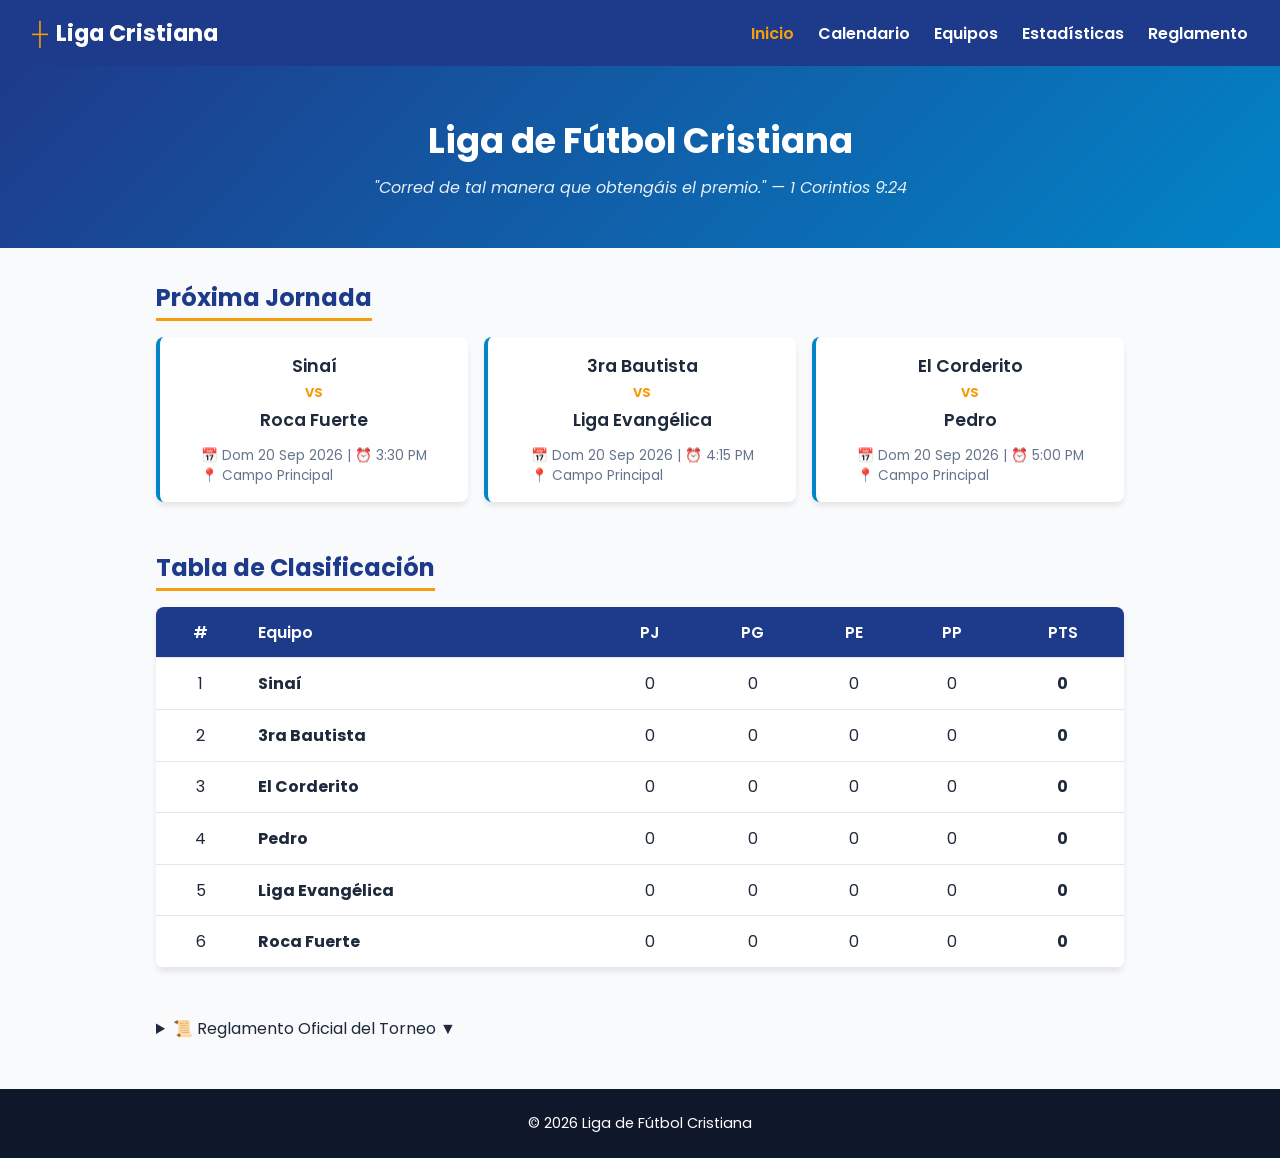
<file: index.html>
<!DOCTYPE html>
<html lang="es">
<head>
  <meta charset="UTF-8">
  <meta name="viewport" content="width=device-width, initial-scale=1.0">
  <title>Inicio - Liga Cristiana</title>
  <link rel="stylesheet" href="css/style.css">
  <link href="https://fonts.googleapis.com/css2?family=Poppins:wght@400;600;700&display=swap" rel="stylesheet">
</head>
<body>
  <header class="navbar">
    <div class="logo"><span class="cross-icon">┼</span> Liga Cristiana</div>
    <nav class="nav-links">
      <a href="index.html" class="active">Inicio</a>
      <a href="calendario.html">Calendario</a>
      <a href="equipos.html">Equipos</a>
      <a href="estadisticas.html">Estadísticas</a>
      <a href="#reglamento">Reglamento</a>
    </nav>
  </header>

  <section class="hero">
    <h1>Liga de Fútbol Cristiana</h1>
    <p class="verse">"Corred de tal manera que obtengáis el premio." — 1 Corintios 9:24</p>
  </section>

  <main class="container">
    <section class="section">
      <h2 class="section-title">Próxima Jornada</h2>
      <div class="matches-grid" id="proximos-partidos">
        <!-- Se llena automáticamente desde data.json -->
      </div>
    </section>

    <section class="section">
      <h2 class="section-title">Tabla de Clasificación</h2>
      <div class="table-container">
        <table class="data-table">
          <thead>
            <tr>
              <th>#</th>
              <th class="text-left">Equipo</th>
              <th>PJ</th>
              <th>PG</th>
              <th>PE</th>
              <th>PP</th>
              <th>PTS</th>
            </tr>
          </thead>
          <tbody id="tabla-posiciones">
            <!-- Se llena automáticamente desde data.json -->
          </tbody>
        </table>
      </div>
    </section>

    <!-- Sección de Reglamento Desplegable -->
    <section class="section" id="reglamento">
      <details class="rules-accordion">
        <summary class="rules-summary">
          <span>📜 Reglamento Oficial del Torneo</span>
          <span class="chevron">▼</span>
        </summary>
        
        <div class="rules-grid">
          <!-- Tarjeta 1: Nómina y Alineación -->
          <div class="rule-card">
            <div class="rule-header">
              <span class="rule-icon">📋</span>
              <h3>Nómina y Alineación</h3>
            </div>
            <ul class="rule-list">
              <li><strong>Nómina:</strong> Cada equipo tendrá una nómina de hasta 15 jugadores.</li>
              <li><strong>Inscripción:</strong> No jugará nadie que no esté oficialmente inscrito en la nómina.</li>
              <li><strong>Mínimo para jugar:</strong> Para que el equipo pueda jugar debe tener más del 50% de sus jugadores en el campo; de lo contrario, perderá el partido.</li>
            </ul>
          </div>

          <!-- Tarjeta 2: Conducta y Disciplina -->
          <div class="rule-card highlight-card">
            <div class="rule-header">
              <span class="rule-icon">🟨</span>
              <h3>Conducta y Disciplina</h3>
            </div>
            <ul class="rule-list">
              <li><strong>Mala palabra (1ª vez):</strong> Expulsión del terreno de juego durante 5 minutos.</li>
              <li><strong>Mala palabra (2ª vez):</strong> Expulsión definitiva del partido si incurre por segunda vez en el mismo encuentro.</li>
              <li><strong>Sanción en juego:</strong> La mala palabra será considerada falta y balón a favor del equipo rival.</li>
              <li><strong>Conflictos:</strong> El jugador que incurra en acciones conflictivas con un compañero o rival será expulsado definitivamente del terreno de juego.</li>
            </ul>
          </div>

          <!-- Tarjeta 3: Infracciones Especiales -->
          <div class="rule-card">
            <div class="rule-header">
              <span class="rule-icon">⚽</span>
              <h3>Infracciones Especiales</h3>
            </div>
            <ul class="rule-list">
              <li><strong>Mano intencional:</strong> Una acción de mano intencional (deliberada y flagrante) dentro del área será considerada penal y sancionada con 5 minutos de expulsión.</li>
            </ul>
          </div>

          <!-- Tarjeta 4: Organización y Horarios -->
          <div class="rule-card">
            <div class="rule-header">
              <span class="rule-icon">⏰</span>
              <h3>Organización y Horarios</h3>
            </div>
            <ul class="rule-list">
              <li><strong>Responsabilidad del Capitán:</strong> Cada capitán es responsable de informar a su equipo acerca del reglamento (el desconocimiento será responsabilidad del mismo).</li>
              <li><strong>Puntualidad:</strong> Los equipos deberán conocer previamente el horario/turno en que juegan cada jornada y serán responsables de estar a tiempo.</li>
              <li><strong>Cambios de Horario:</strong> Los cambios en los horarios por alguna situación solo se harán con previa consulta y acuerdo de todos los equipos.</li>
            </ul>
          </div>
        </div>
      </details>
    </section>
  </main>

  <footer>
    <p>&copy; 2026 Liga de Fútbol Cristiana</p>
  </footer>

  <script src="js/main.js"></script>
</body>
  </html>
</file>
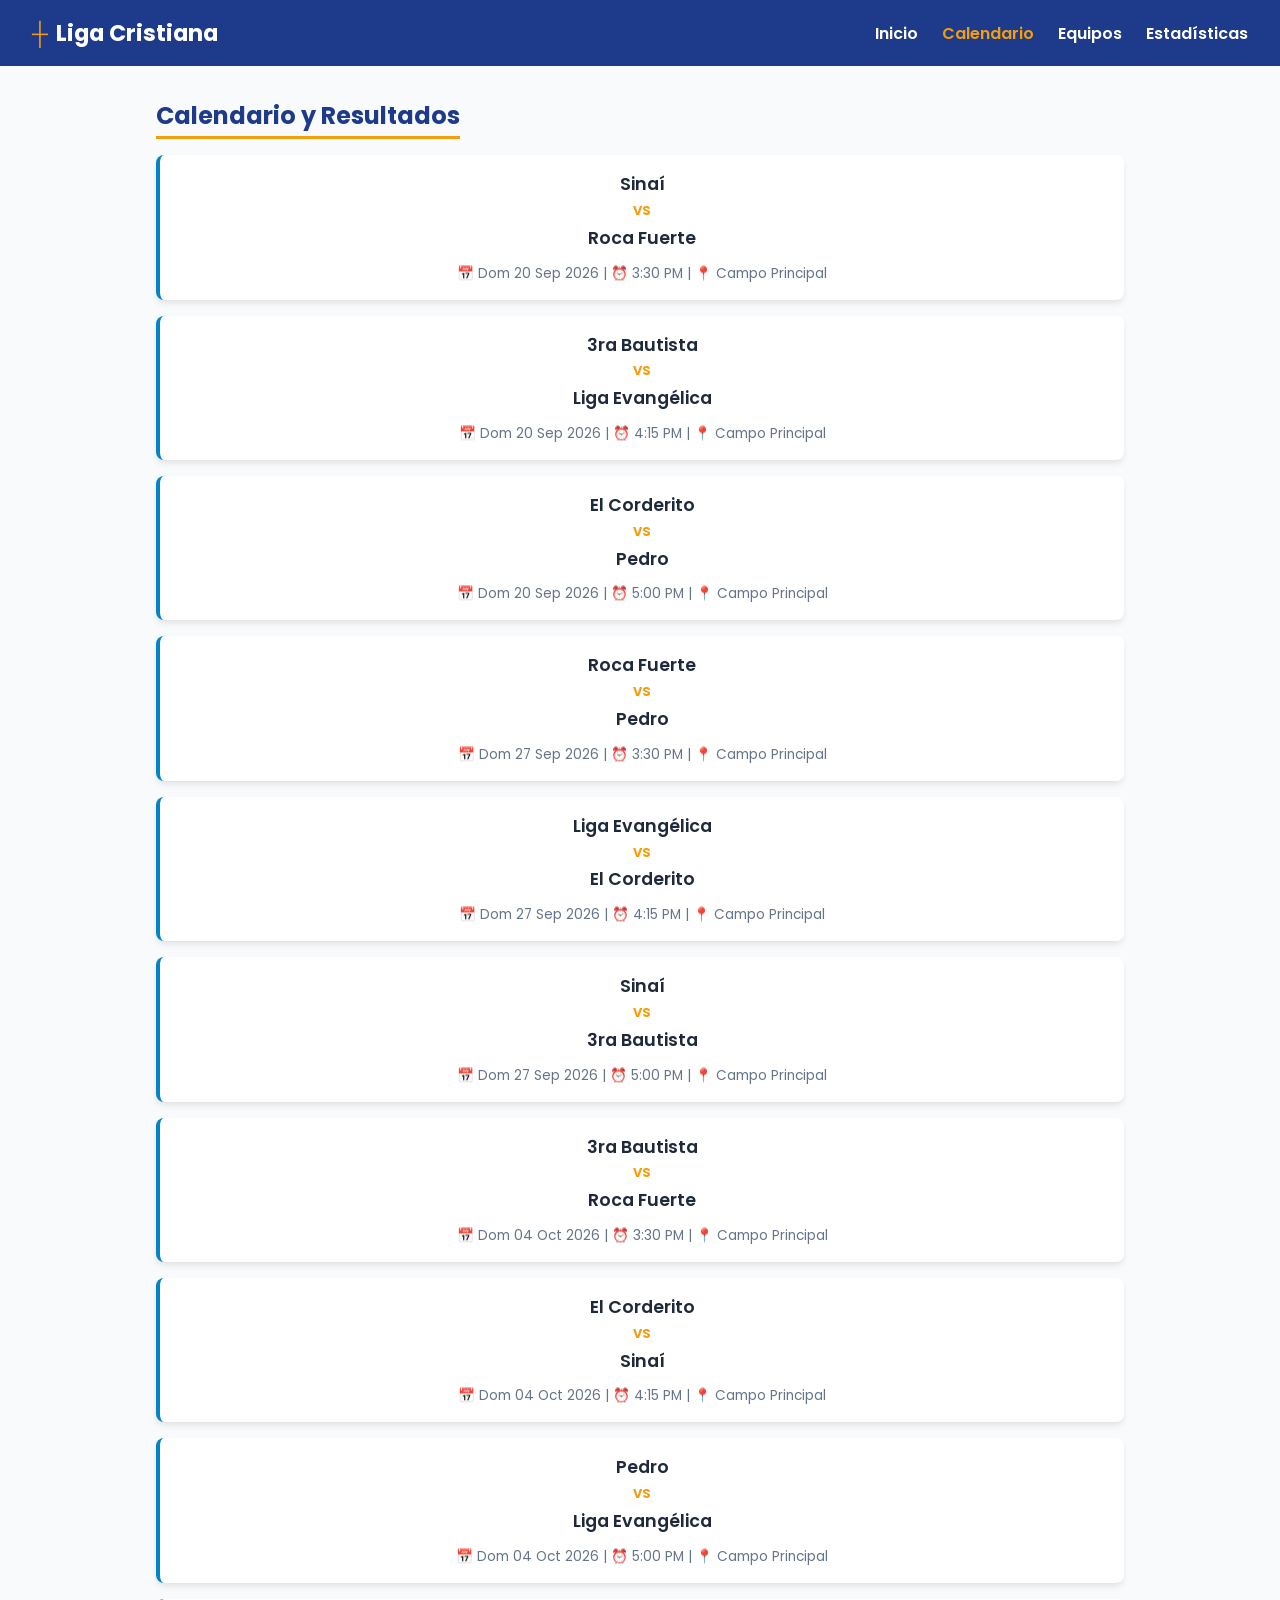
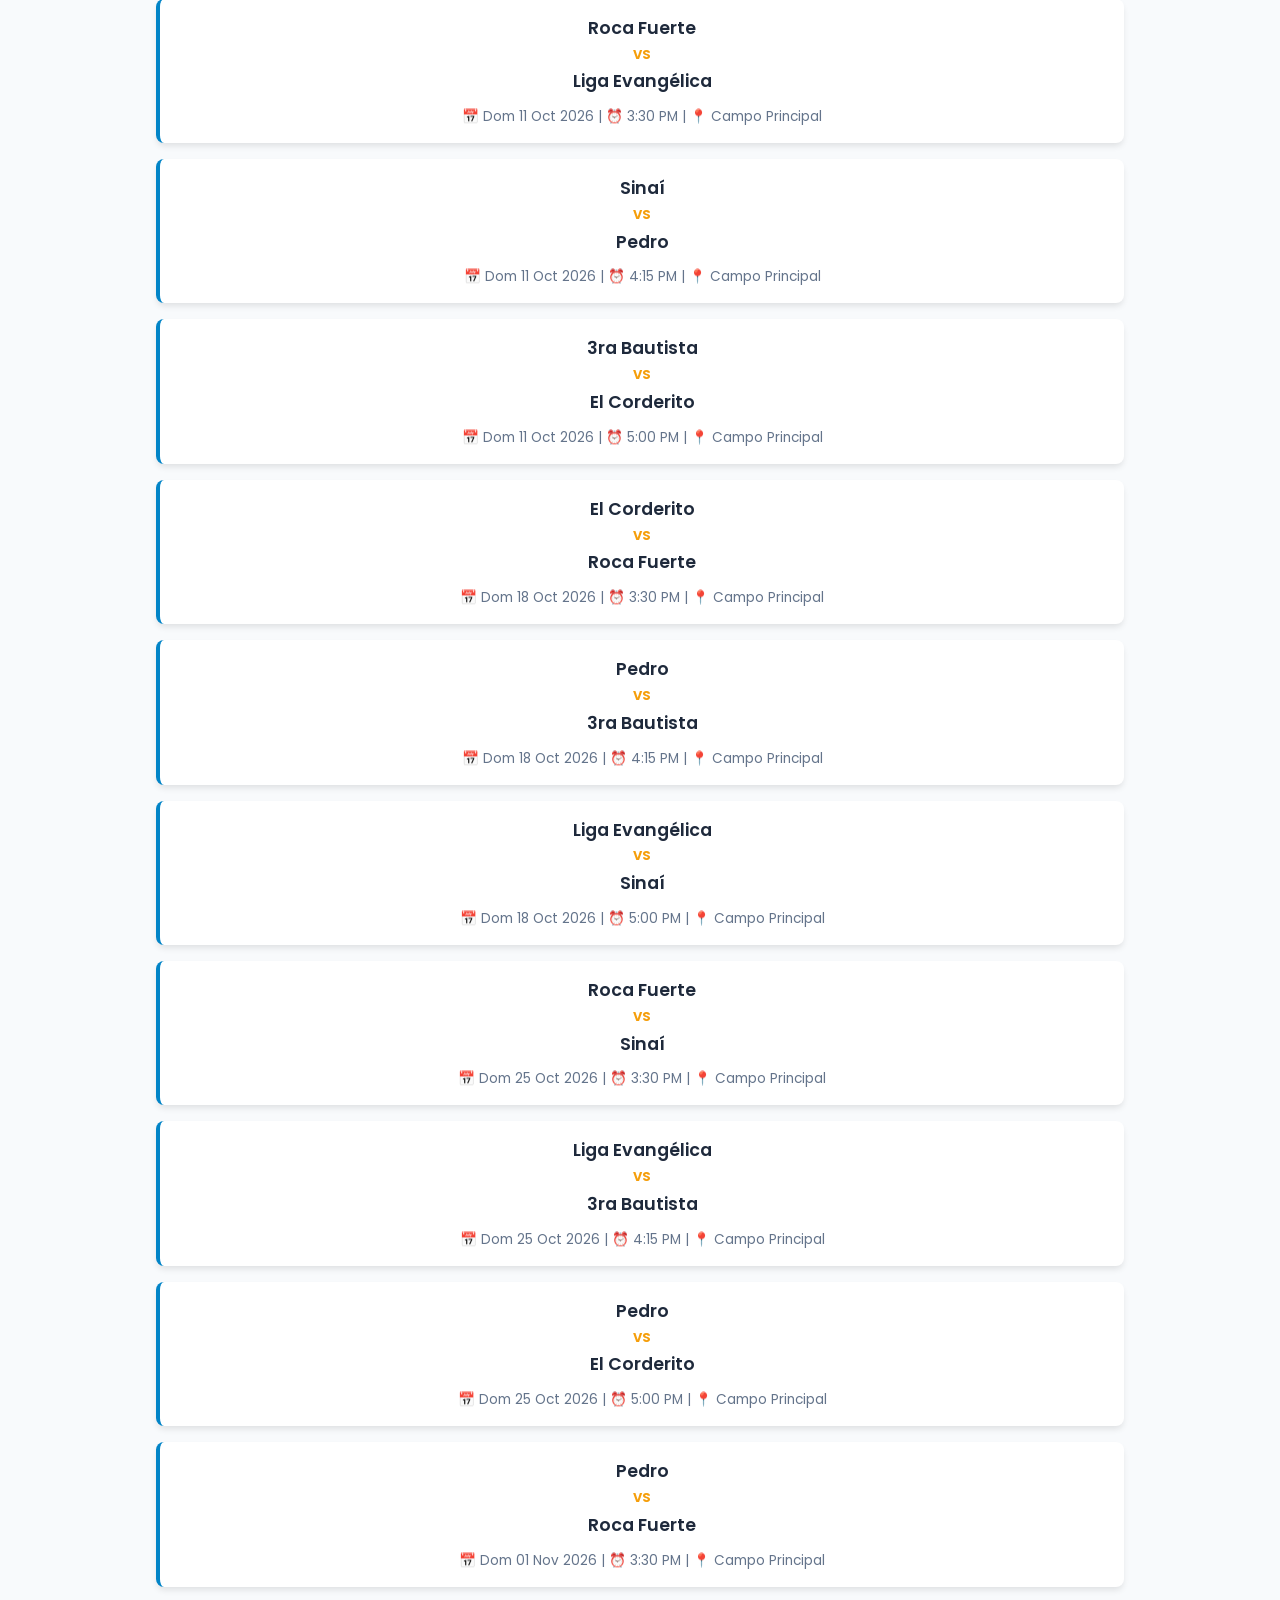
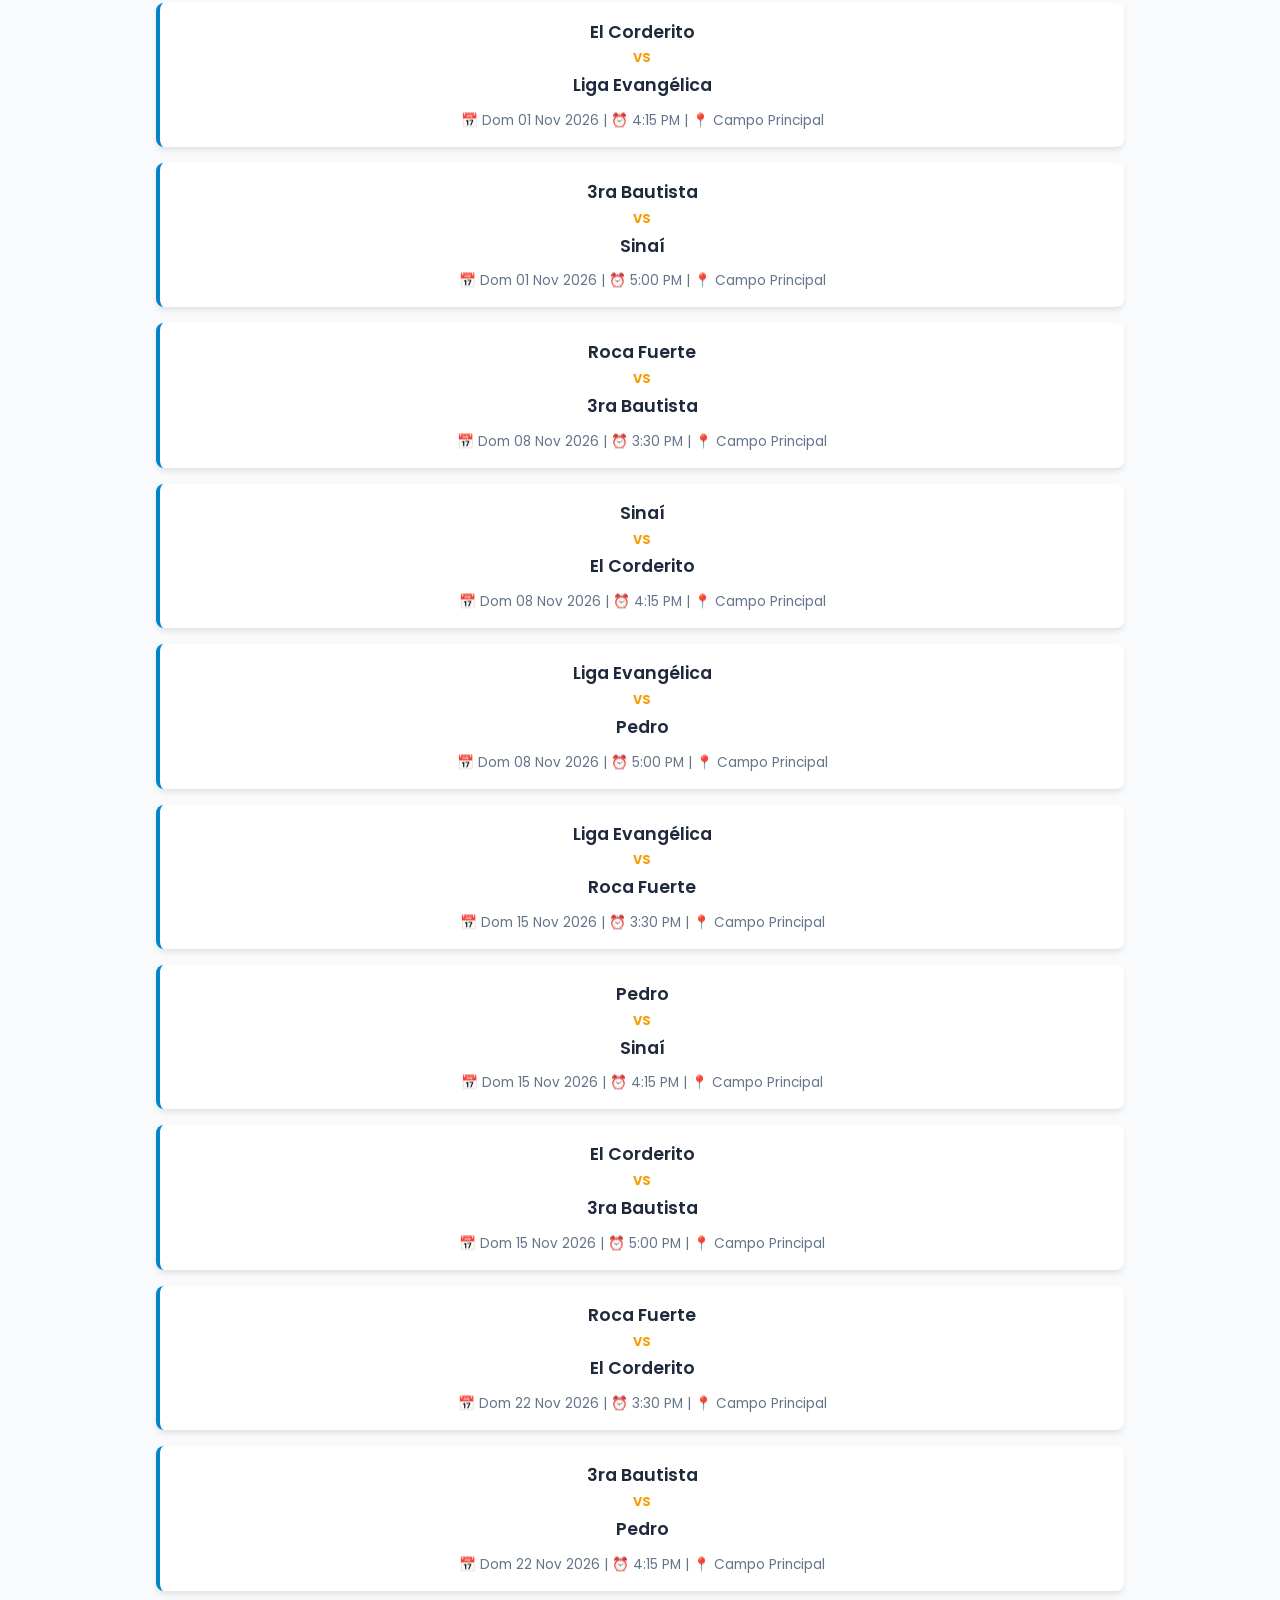
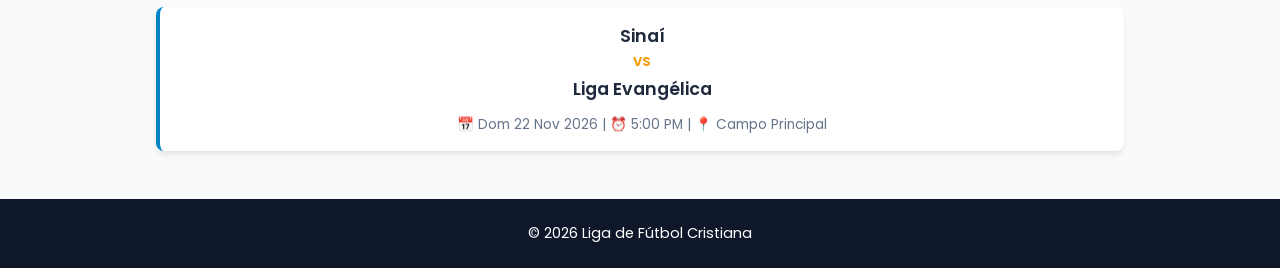
<file: calendario.html>
<!DOCTYPE html>
<html lang="es">
<head>
  <meta charset="UTF-8">
  <meta name="viewport" content="width=device-width, initial-scale=1.0">
  <title>Calendario - Liga Cristiana</title>
  <link rel="stylesheet" href="css/style.css">
  <link href="https://fonts.googleapis.com/css2?family=Poppins:wght@400;600;700&display=swap" rel="stylesheet">
</head>
<body>
  <header class="navbar">
    <div class="logo"><span class="cross-icon">┼</span> Liga Cristiana</div>
    <nav class="nav-links">
      <a href="index.html">Inicio</a>
      <a href="calendario.html" class="active">Calendario</a>
      <a href="equipos.html">Equipos</a>
      <a href="estadisticas.html">Estadísticas</a>
    </nav>
  </header>

  <main class="container">
    <section class="section">
      <h2 class="section-title">Calendario y Resultados</h2>
      <div id="calendario-lista">
        <!-- Se llena automáticamente con JS -->
      </div>
    </section>
  </main>

  <footer>
    <p>&copy; 2026 Liga de Fútbol Cristiana</p>
  </footer>
  <script src="js/main.js"></script>
</body>
</html>
</file>
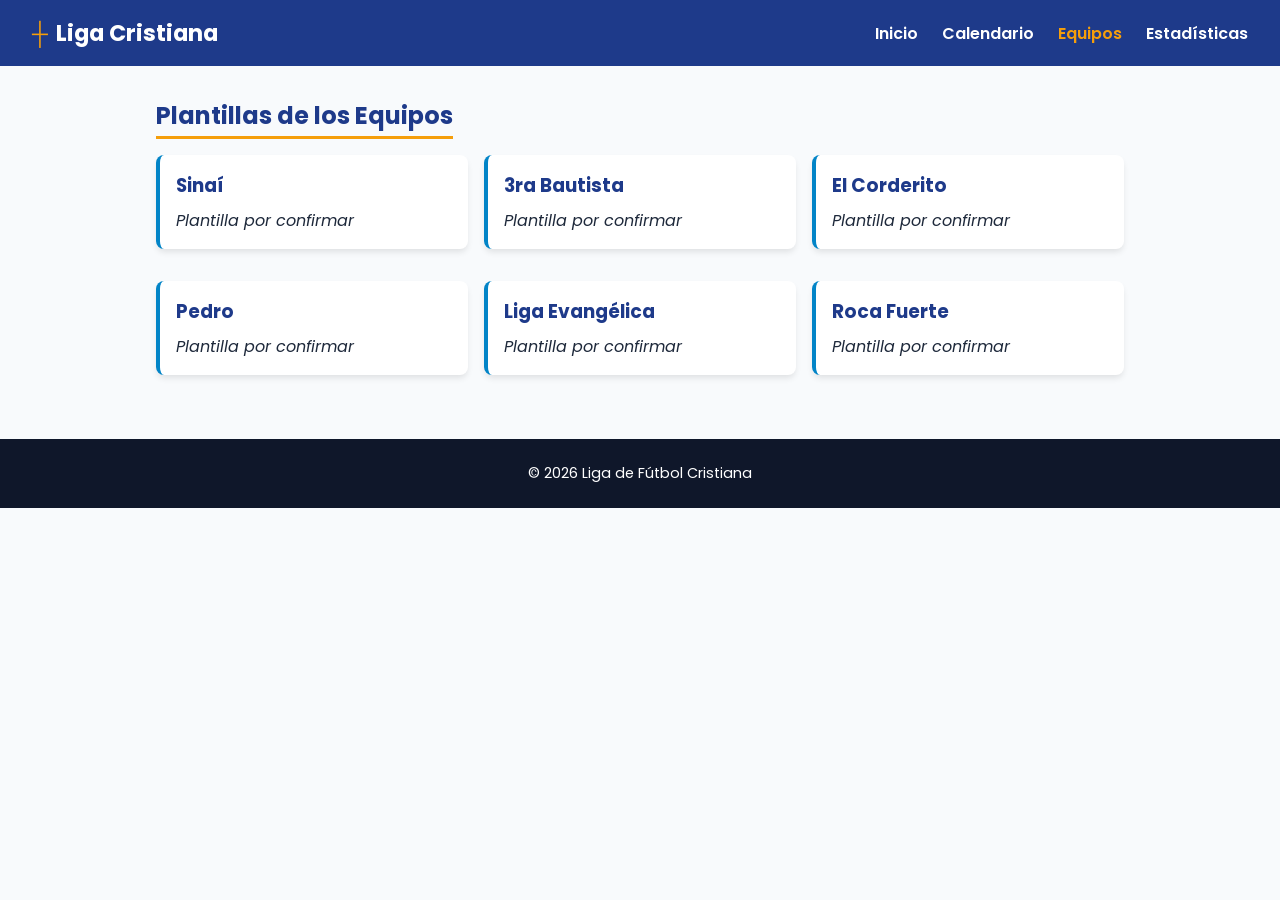
<file: equipos.html>
<!DOCTYPE html>
<html lang="es">
<head>
  <meta charset="UTF-8">
  <meta name="viewport" content="width=device-width, initial-scale=1.0">
  <title>Equipos - Liga Cristiana</title>
  <link rel="stylesheet" href="css/style.css">
  <link href="https://fonts.googleapis.com/css2?family=Poppins:wght@400;600;700&display=swap" rel="stylesheet">
</head>
<body>
  <header class="navbar">
    <div class="logo"><span class="cross-icon">┼</span> Liga Cristiana</div>
    <nav class="nav-links">
      <a href="index.html">Inicio</a>
      <a href="calendario.html">Calendario</a>
      <a href="equipos.html" class="active">Equipos</a>
      <a href="estadisticas.html">Estadísticas</a>
    </nav>
  </header>

  <main class="container">
    <section class="section">
      <h2 class="section-title">Plantillas de los Equipos</h2>
      <div class="matches-grid" id="lista-equipos">
        <!-- Se llena automáticamente con JS -->
      </div>
    </section>
  </main>

  <footer>
    <p>&copy; 2026 Liga de Fútbol Cristiana</p>
  </footer>

  <script src="js/main.js"></script>
</body>
</html>
</file>
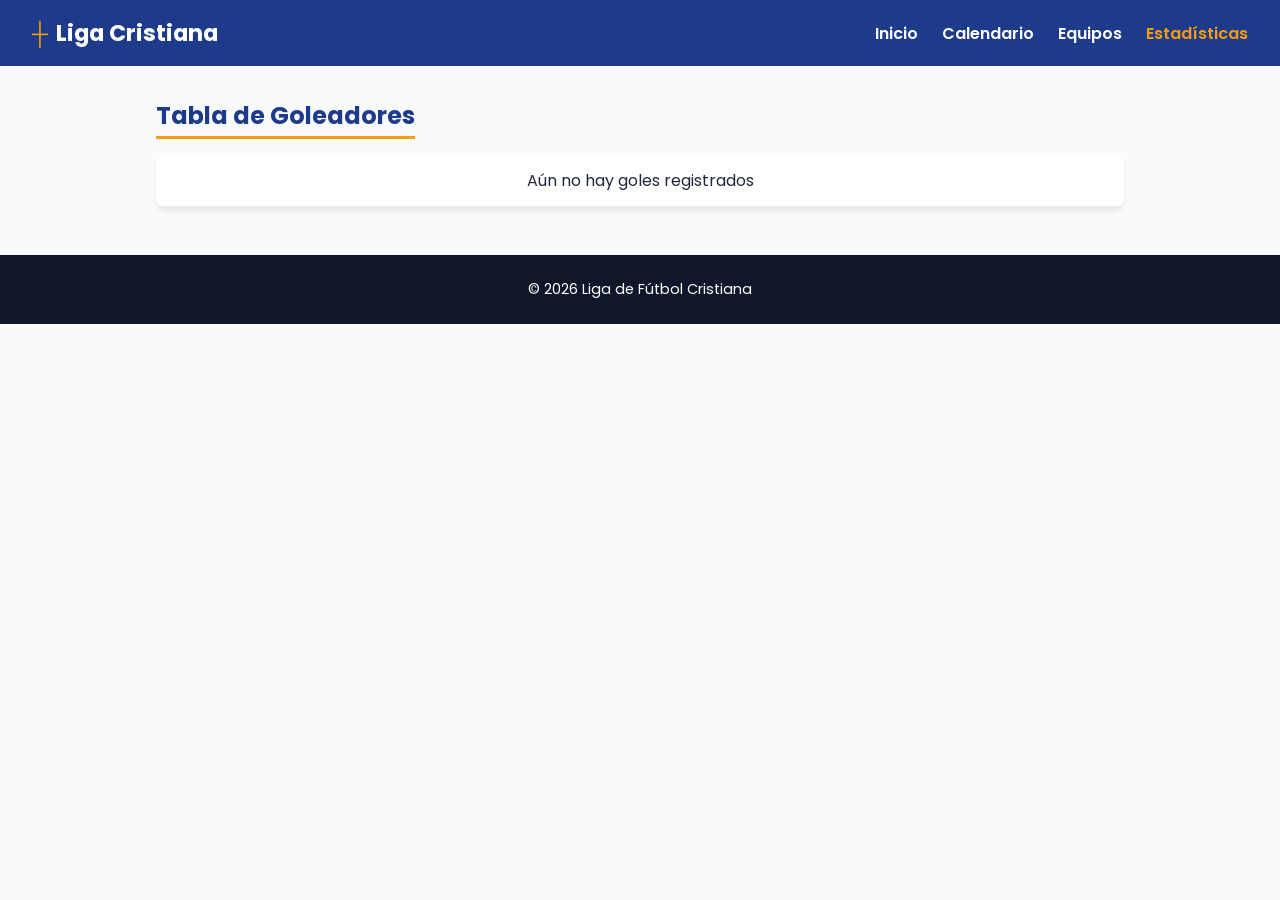
<file: estadisticas.html>
<!DOCTYPE html>
<html lang="es">
<head>
  <meta charset="UTF-8">
  <meta name="viewport" content="width=device-width, initial-scale=1.0">
  <title>Estadísticas - Liga Cristiana</title>
  <link rel="stylesheet" href="css/style.css">
  <link href="https://fonts.googleapis.com/css2?family=Poppins:wght@400;600;700&display=swap" rel="stylesheet">
</head>
<body>
  <header class="navbar">
    <div class="logo"><span class="cross-icon">┼</span> Liga Cristiana</div>
    <nav class="nav-links">
      <a href="index.html">Inicio</a>
      <a href="calendario.html">Calendario</a>
      <a href="equipos.html">Equipos</a>
      <a href="estadisticas.html" class="active">Estadísticas</a>
    </nav>
  </header>

  <main class="container">
    <section class="section">
      <h2 class="section-title">Tabla de Goleadores</h2>
      <div class="table-container">
        <table class="data-table" id="tabla-goleadores">
          <thead>
            <tr>
              <th>Pos</th>
              <th class="text-left">Jugador</th>
              <th class="text-left">Equipo</th>
              <th>Goles</th>
            </tr>
          </thead>
          <tbody>
            <!-- Se llena automáticamente con JS -->
          </tbody>
        </table>
      </div>
    </section>
  </main>

  <footer>
    <p>&copy; 2026 Liga de Fútbol Cristiana</p>
  </footer>
  <script src="js/main.js"></script>
</body>
</html>
</file>
<file: css/style.css>
:root {
  --primary: #1e3a8a;
  --secondary: #0284c7;
  --accent: #f59e0b;
  --bg-light: #f8fafc;
  --text-dark: #1e293b;
  --card-bg: #ffffff;
}

* {
  box-sizing: border-box;
  margin: 0;
  padding: 0;
  font-family: 'Poppins', sans-serif;
}

body {
  background-color: var(--bg-light);
  color: var(--text-dark);
}

.navbar {
  background-color: var(--primary);
  color: white;
  display: flex;
  justify-content: space-between;
  align-items: center;
  padding: 1rem 2rem;
  flex-wrap: wrap;
}

.logo {
  font-size: 1.4rem;
  font-weight: 700;
  display: flex;
  align-items: center;
  gap: 0.5rem;
}

.cross-icon {
  color: var(--accent);
}

.nav-links {
  display: flex;
  gap: 1.5rem;
}

.nav-links a {
  color: white;
  text-decoration: none;
  font-weight: 600;
  transition: color 0.3s;
}

.nav-links a:hover, .nav-links a.active {
  color: var(--accent);
}

.hero {
  background: linear-gradient(135deg, var(--primary), var(--secondary));
  color: white;
  text-align: center;
  padding: 3rem 1rem;
}

.hero h1 {
  font-size: 2.2rem;
  margin-bottom: 0.5rem;
}

.verse {
  font-style: italic;
  opacity: 0.9;
  font-size: 1rem;
}

.container {
  max-width: 1000px;
  margin: 2rem auto;
  padding: 0 1rem;
}

.section {
  margin-bottom: 3rem;
}

.section-title {
  font-size: 1.5rem;
  color: var(--primary);
  margin-bottom: 1rem;
  border-bottom: 3px solid var(--accent);
  display: inline-block;
  padding-bottom: 0.2rem;
}

.matches-grid {
  display: grid;
  grid-template-columns: repeat(auto-fit, minmax(280px, 1fr));
  gap: 1rem;
}

.match-card {
  background: var(--card-bg);
  border-radius: 8px;
  padding: 1rem;
  display: flex;
  flex-direction: column;
  align-items: center;
  box-shadow: 0 4px 6px -1px rgba(0, 0, 0, 0.1);
  border-left: 4px solid var(--secondary);
}

.match-card .team {
  font-weight: 600;
  font-size: 1.1rem;
}

.match-card .vs {
  font-size: 0.8rem;
  font-weight: 700;
  color: var(--accent);
  margin: 0.3rem 0;
}

.match-info {
  margin-top: 0.8rem;
  font-size: 0.85rem;
  color: #64748b;
}

.table-container {
  overflow-x: auto;
  background: var(--card-bg);
  border-radius: 8px;
  box-shadow: 0 4px 6px -1px rgba(0, 0, 0, 0.1);
}

.data-table {
  width: 100%;
  border-collapse: collapse;
  text-align: center;
}

.data-table th, .data-table td {
  padding: 0.8rem;
  border-bottom: 1px solid #e2e8f0;
}

.data-table th {
  background-color: var(--primary);
  color: white;
  font-weight: 600;
}

.data-table .text-left {
  text-align: left;
}

.data-table tbody tr:hover {
  background-color: #f1f5f9;
}

footer {
  text-align: center;
  padding: 1.5rem;
  background-color: #0f172a;
  color: white;
  font-size: 0.9rem;
  margin-top: 2rem;
}

@media (max-width: 600px) {
  .navbar {
    flex-direction: column;
    gap: 1rem;
  }
  }

/* --- Botón Desplegable del Reglamento --- */
.rules-toggle-btn {
  width: 100%;
  background-color: #ffffff;
  border: 1px solid #e2e8f0;
  border-radius: 12px;
  padding: 18px 24px;
  font-size: 1.2rem;
  font-weight: 600;
  color: #1e293b;
  cursor: pointer;
  display: flex;
  justify-content: space-between;
  align-items: center;
  box-shadow: 0 4px 6px rgba(0, 0, 0, 0.05);
  transition: background-color 0.2s ease;
  font-family: inherit;
}

.rules-toggle-btn:hover {
  background-color: #f8fafc;
}

.rules-toggle-btn .chevron {
  font-size: 0.9rem;
  transition: transform 0.3s ease;
  color: #64748b;
}

.rules-content {
  margin-top: 15px;
}

.rules-grid {
  display: grid;
  grid-template-columns: repeat(auto-fit, minmax(280px, 1fr));
  gap: 20px;
}

.rule-card {
  background-color: #ffffff;
  border: 1px solid #e2e8f0;
  border-radius: 10px;
  padding: 20px;
  box-shadow: 0 2px 4px rgba(0,0,0,0.03);
}

.highlight-card {
  border-left: 4px solid #f59e0b;
}

.rule-header {
  display: flex;
  align-items: center;
  gap: 10px;
  margin-bottom: 12px;
  border-bottom: 1px solid #e2e8f0;
  padding-bottom: 8px;
}

.rule-icon {
  font-size: 1.4rem;
}

.rule-header h3 {
  margin: 0;
  font-size: 1.1rem;
  color: #1e293b;
}

.rule-list {
  padding-left: 18px;
  margin: 0;
  color: #475569;
}

.rule-list li {
  margin-bottom: 10px;
  line-height: 1.5;
  font-size: 0.95rem;
  }
</file>
